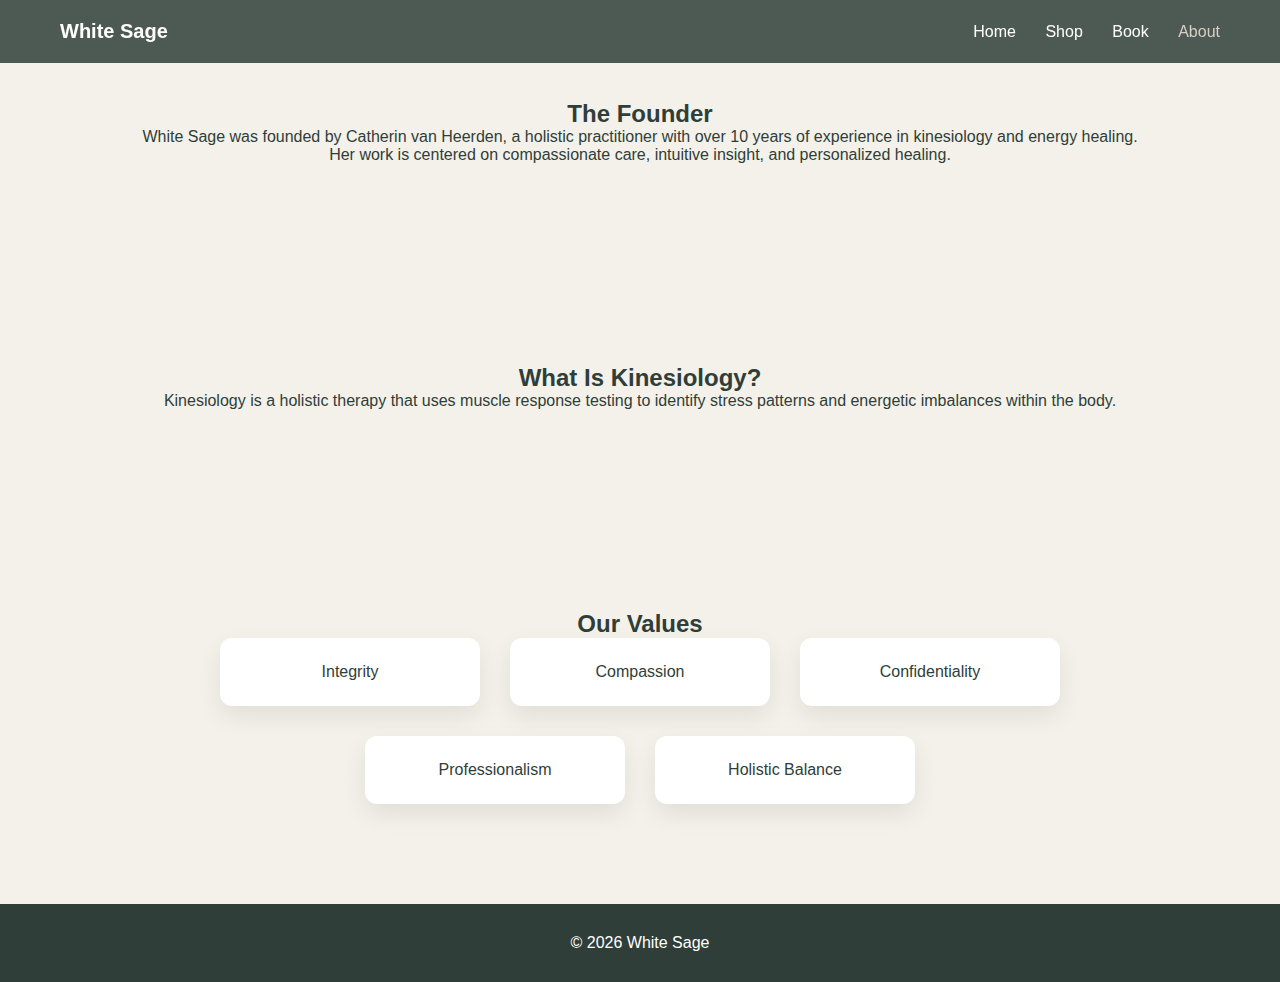
<file: about.html>
<!DOCTYPE html>
<html>
<head>
  <title>About | White Sage</title>
  <link rel="stylesheet" href="styles.css">
</head>
<body>

<header>
  <div class="logo">White Sage</div>
  <nav>
    <a href="index.html">Home</a>
    <a href="products.html">Shop</a>
    <a href="booking.html">Book</a>
    <a href="about.html">About</a>
  </nav>
</header>

<section class="section">
  <div class="container">
    <h2>The Founder</h2>
    <p>
      White Sage was founded by Catherin van Heerden,
      a holistic practitioner with over 10 years of experience
      in kinesiology and energy healing.
    </p>
    <p>
      Her work is centered on compassionate care,
      intuitive insight, and personalized healing.
    </p>
  </div>
</section>

<section class="section">
  <div class="container">
    <h2>What Is Kinesiology?</h2>
    <p>
      Kinesiology is a holistic therapy that uses muscle
      response testing to identify stress patterns and
      energetic imbalances within the body.
    </p>
  </div>
</section>

<section class="section">
  <div class="container">
    <h2>Our Values</h2>

    <div class="features">
      <div class="card">Integrity</div>
      <div class="card">Compassion</div>
      <div class="card">Confidentiality</div>
      <div class="card">Professionalism</div>
      <div class="card">Holistic Balance</div>
    </div>
  </div>
</section>

<footer>© 2026 White Sage</footer>

</body>
<script src="script.js"></script>
</html>
</file>
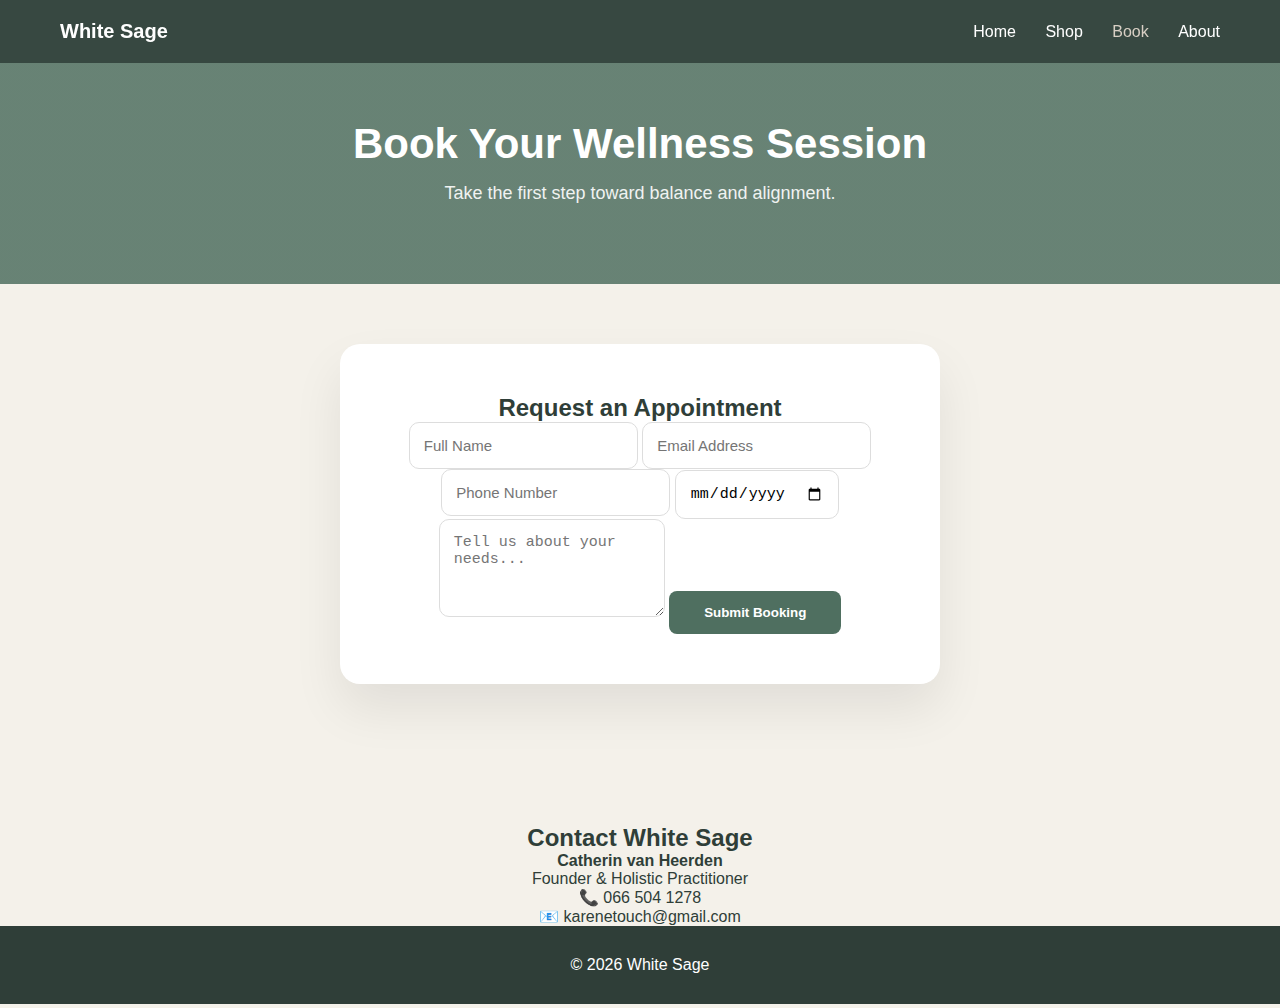
<file: booking.html>
<!DOCTYPE html>
<html>
<head>
  <title>Book | White Sage</title>
  <link rel="stylesheet" href="styles.css">
</head>
<body>

<header>
  <div class="logo">White Sage</div>
  <nav>
    <a href="index.html">Home</a>
    <a href="products.html">Shop</a>
    <a href="booking.html">Book</a>
    <a href="about.html">About</a>
  </nav>
</header>

<section class="booking-hero">
  <h1>Book Your Wellness Session</h1>
  <p>Take the first step toward balance and alignment.</p>
</section>

<section class="section">
  <div class="booking-card">
    <h2>Request an Appointment</h2>

    <form class="booking-form">
      <input type="text" placeholder="Full Name" required>
      <input type="email" placeholder="Email Address" required>
      <input type="tel" placeholder="Phone Number">
      <input type="date" required>
      <textarea placeholder="Tell us about your needs..." rows="4"></textarea>
      <button type="submit" class="btn">Submit Booking</button>
    </form>
  </div>
</section>

<section class="contact-section">
  <div class="container">
    <h2>Contact White Sage</h2>
    <p><strong>Catherin van Heerden</strong></p>
    <p>Founder & Holistic Practitioner</p>
    <p>📞 066 504 1278</p>
    <p>📧 karenetouch@gmail.com</p>
  </div>
</section>

<footer>
  © 2026 White Sage
</footer>

<script src="script.js"></script>
</body>
</html>
</file>
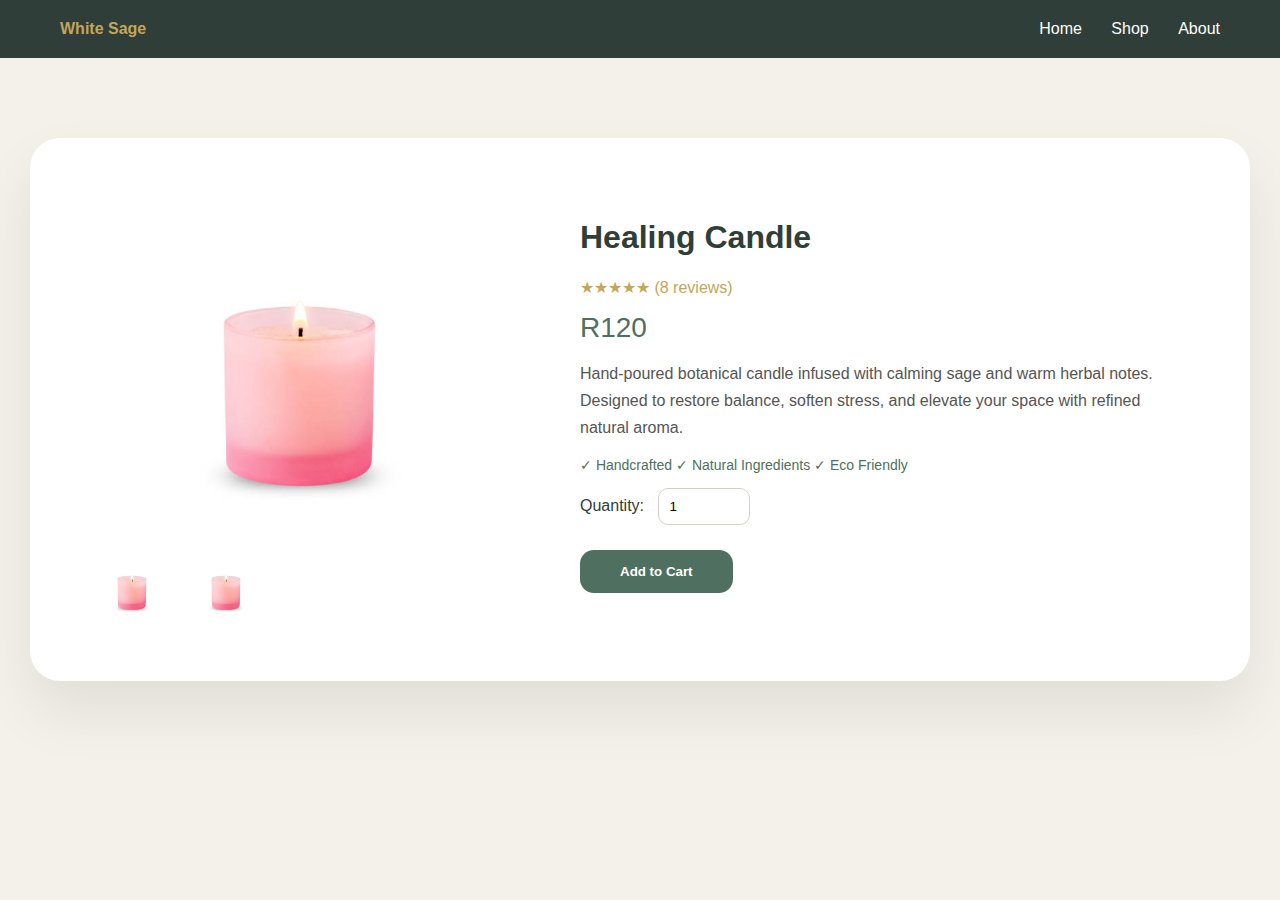
<file: candles.html>
<!DOCTYPE html>
<html>
<head>
  <title>Healing Candle | White Sage</title>
  <link rel="stylesheet" href="product.css">
</head>
<body>

<header>
  <div class="logo">White Sage</div>
  <nav>
    <a href="index.html">Home</a>
    <a href="products.html">Shop</a>
    <a href="about.html">About</a>
  </nav>
</header>

<div class="product-container">

  <div class="product-image">
    <img src="candles.jpg" alt="Healing Candle">
    <div class="thumbnail-row">
      <img src="candles.jpg">
      <img src="candles.jpg">
    </div>
  </div>

  <div class="product-info">
    <h1>Healing Candle</h1>
    <div class="rating">★★★★★ (8 reviews)</div>
    <div class="price">R120</div>

    <p class="product-description">
      Hand-poured botanical candle infused with calming sage and warm herbal notes. 
      Designed to restore balance, soften stress, and elevate your space with refined natural aroma.
    </p>

    <div class="trust-badges">
      ✓ Handcrafted  
      ✓ Natural Ingredients  
      ✓ Eco Friendly
    </div>

    <div class="quantity">
      Quantity:
      <input type="number" value="1" min="1">
    </div>

    <button class="btn add-to-cart">Add to Cart</button>
  </div>

</div>

<script src="product.js"></script>
</body>

</html>
</file>
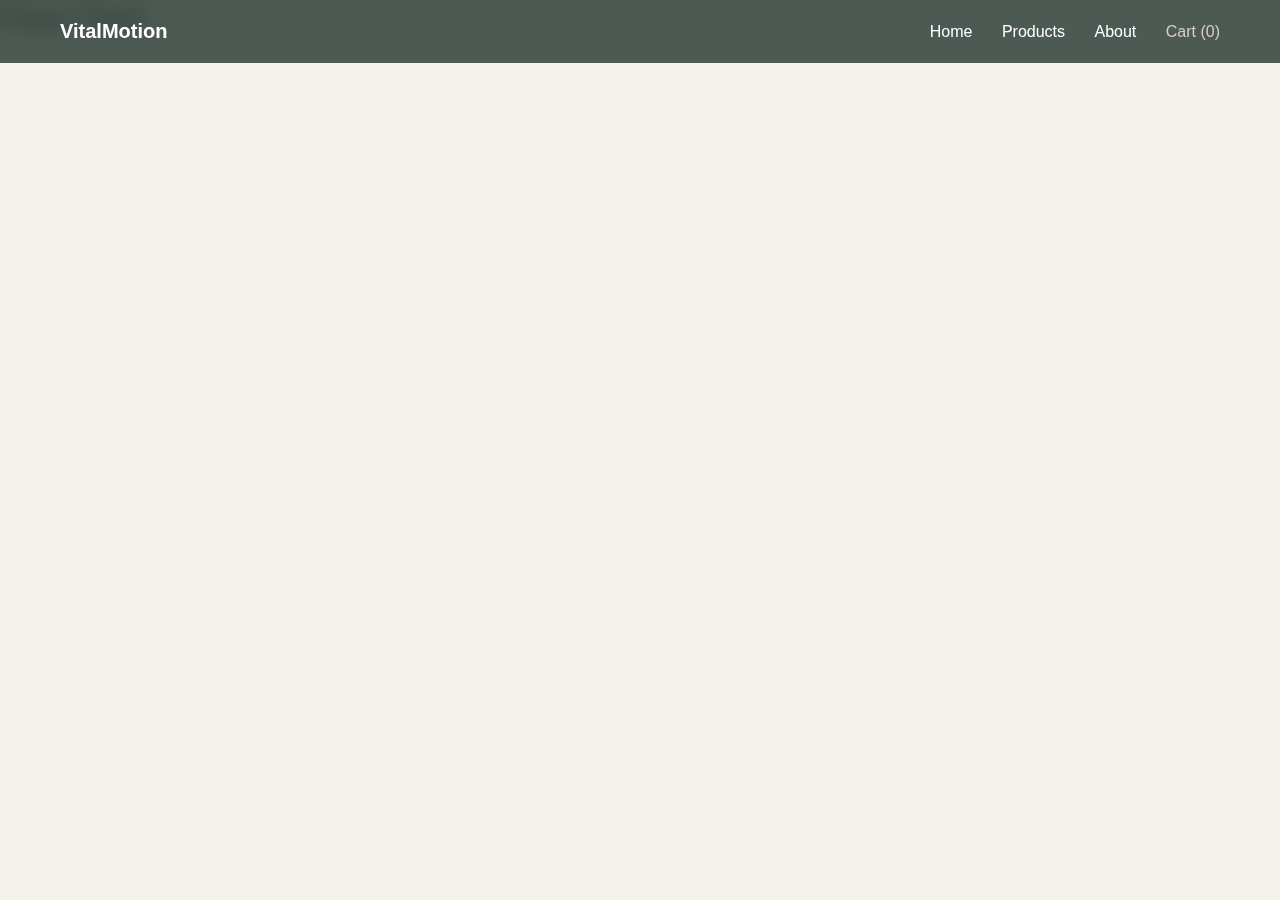
<file: cart.html>
<!DOCTYPE html>
<html>
<head>
  <title>Your Cart | VitalMotion</title>
  <link rel="stylesheet" href="styles.css">
</head>
<body>

<header>
  <div class="logo">VitalMotion</div>
  <nav>
    <a href="index.html">Home</a>
    <a href="products.html">Products</a>
    <a href="about.html">About</a>
    <a href="cart.html">Cart (<span id="cart-count">0</span>)</a>
  </nav>
</header>

<section class="page-section">
  <h1>Your Cart</h1>
  <div id="cart-items"></div>
  <h2 id="cart-total"></h2>
</section>


</body>
<script src="script.js"></script>
</html>
</file>
<file: product.css>
:root {
  --base: #F4F1EA;
  --depth: #2F3E38;
  --action: #4F6F60;
  --highlight: #D8CFC4;
  --gold: #C2A65A;
}

body {
  margin: 0;
  font-family: 'Segoe UI', sans-serif;
  background: var(--base);
  color: var(--depth);
  opacity: 0;
  transition: opacity .4s ease;
}

body.loaded { opacity:1; }

header {
  display:flex;
  justify-content:space-between;
  padding:20px 60px;
  background:var(--depth);
}

.logo { color:var(--gold); font-weight:600; }

nav a {
  color:white;
  text-decoration:none;
  margin-left:25px;
  transition:.3s;
}

nav a:hover { color:var(--gold); }

.product-container {
  max-width:1100px;
  margin:80px auto;
  display:flex;
  gap:70px;
  background:white;
  padding:60px;
  border-radius:30px;
  box-shadow:0 30px 60px rgba(0,0,0,.08);
}

.product-image img {
  width:420px;
  border-radius:20px;
  transition:.4s;
  cursor:pointer;
}

.product-image img:hover {
  transform:scale(1.05);
}

.thumbnail-row {
  display:flex;
  gap:10px;
  margin-top:15px;
}

.thumbnail-row img {
  width:80px;
  border-radius:10px;
  cursor:pointer;
  border:2px solid transparent;
}

.thumbnail-row img:hover {
  border:2px solid var(--gold);
}

.rating { color:var(--gold); }
.price { color:var(--action); font-size:28px; margin:15px 0; }

.product-description { line-height:1.7; color:#555; }

.trust-badges {
  margin:15px 0;
  color:var(--action);
  font-size:14px;
  display:flex;
  gap:15px;
  flex-wrap:wrap;
}

.quantity input {
  padding:10px;
  width:70px;
  border-radius:10px;
  border:1px solid var(--highlight);
  margin-left:10px;
}

.btn {
  margin-top:25px;
  padding:14px 40px;
  background:var(--action);
  border:none;
  border-radius:14px;
  color:white;
  font-weight:600;
  cursor:pointer;
  transition:.3s;
}

.btn:hover {
  background:var(--depth);
  transform:translateY(-3px);
}

/* Floating Cart */
.cart-preview {
  position:fixed;
  top:20px;
  right:20px;
  background:var(--depth);
  color:white;
  padding:15px 25px;
  border-radius:20px;
  box-shadow:0 15px 30px rgba(0,0,0,.2);
  font-size:14px;
  display:none;
}

@media(max-width:900px){
  .product-container{
    flex-direction:column;
    text-align:center;
  }

  .product-image img{
    width:100%;
  }
}
</file>
<file: styles.css>
/* ================= RESET ================= */
* {
  margin: 0;
  padding: 0;
  box-sizing: border-box;
}

/* ================= BODY ================= */
body {
  font-family: 'Segoe UI', Arial, sans-serif;
  background: #f4f1ea;
  color: #2f3e38;
  opacity: 0;
  transition: opacity 0.5s ease;
  /* ===== GLOBAL CENTER FIX ===== */
.section,
.booking-hero,
.contact-section {
  display: flex;
  flex-direction: column;
  align-items: center;
  justify-content: center;
  text-align: center;
}
}

body.loaded {
  opacity: 1;
}

/* ================= HEADER ================= */
header {
  display: flex;
  justify-content: space-between;
  align-items: center;
  padding: 20px 60px;
  background: rgba(47, 62, 56, 0.85);
  backdrop-filter: blur(10px);
  color: white;
  position: fixed;
  width: 100%;
  z-index: 1000;
}

.logo {
  font-weight: 600;
  font-size: 20px;
}

nav a {
  color: white;
  margin-left: 25px;
  text-decoration: none;
  transition: 0.3s ease;
}

nav a:hover {
  color: #d8cfc4;
}

/* ================= HERO SECTION ================= */
.hero-section {
  height: 100vh;
  width: 100%;
  position: relative;
  background: url("images/hero.png") center/cover no-repeat;
  display: flex;
  justify-content: center;
  align-items: center;
  overflow: hidden;
}

.hero-section::before {
  content: "";
  position: absolute;
  inset: 0;
  backdrop-filter: blur(20px) brightness(0.7);
}

.hero-content {
  position: relative;
  text-align: center;
  z-index: 10;
  color: white;
  max-width: 700px;
  padding: 40px;
  background: rgba(255,255,255,0.15);
  border-radius: 16px;
  backdrop-filter: blur(8px);
}

.hero-content h1 {
  font-size: 48px;
  margin-bottom: 15px;
}

.hero-content p {
  margin-bottom: 25px;
}

/* ================= SECTION ================= */
.section {
  padding: 100px 20px;
  text-align: center;
  background: #f4f1ea;
}

.container {
  max-width: 1100px;
  margin: auto;
}

/* ================= CARDS ================= */
.features {
  display: flex;
  flex-wrap: wrap;
  justify-content: center;
  gap: 30px;
}

.feature-card,
.card {
  background: white;
  padding: 25px;
  border-radius: 12px;
  width: 260px;
  box-shadow: 0 10px 25px rgba(0,0,0,0.08);
  transition: 0.3s ease;
}

.feature-card:hover,
.card:hover {
  transform: translateY(-6px);
}

/* ================= BUTTON ================= */
.btn {
  padding: 14px 35px;
  background: #4f6f60;
  border: none;
  border-radius: 8px;
  font-weight: bold;
  cursor: pointer;
  transition: 0.3s ease;
  text-decoration: none;
  color: white;
}

.btn:hover {
  background: #3e594c;
  transform: scale(1.05);
}

/* ================= REVIEW BOX ================= */
.review-box {
  margin-top: 40px;
  display: flex;
  flex-direction: column;
  gap: 15px;
  max-width: 500px;
  margin-left: auto;
  margin-right: auto;
}

.review-box input,
.review-box textarea {
  padding: 12px;
  border-radius: 6px;
  border: 1px solid #ccc;
}

/* ================= FOOTER ================= */
footer {
  text-align: center;
  padding: 30px;
  background: #2f3e38;
  color: white;
}
/* ================= BOOKING HERO ================= */
.booking-hero {
  padding: 120px 20px 80px 20px;
  text-align: center;
  background: linear-gradient(
    rgba(79,111,96,0.85),
    rgba(79,111,96,0.85)
  );
  color: white;
}

.booking-hero h1 {
  font-size: 42px;
  margin-bottom: 15px;
}

.booking-hero p {
  font-size: 18px;
  opacity: 0.9;
}

/* ================= BOOKING CARD ================= */
.booking-card {
  max-width: 600px;
  margin: auto;
  background: white;
  padding: 50px;
  border-radius: 20px;
  box-shadow: 0 25px 50px rgba(0,0,0,0.08);
  transform: translateY(-40px);
  animation: floatUp 0.8s ease forwards;
}

/* ================= FORM INPUTS ================= */
.booking-form input,
.booking-form textarea {
  padding: 14px;
  border-radius: 10px;
  border: 1px solid #ddd;
  transition: 0.3s ease;
  font-size: 15px;
}

.booking-form input:focus,
.booking-form textarea:focus {
  border-color: #4f6f60;
  outline: none;
  box-shadow: 0 0 0 3px rgba(79,111,96,0.15);
}

/* ================= FLOAT ANIMATION ================= */
@keyframes floatUp {
  from {
    opacity: 0;
    transform: translateY(20px);
  }
  to {
    opacity: 1;
    transform: translateY(-40px);
  }
}

/* ================= SHOP HERO WITH BLUR IMAGE ================= */
.shop-hero {
  position: relative;
  height: 60vh;
  display: flex;
  justify-content: center;
  align-items: center;
  text-align: center;
  color: white;
  overflow: hidden;
}

/* Background image layer */
.shop-hero::before {
  content: "";
  position: absolute;
  inset: 0;
  background: url("images/hero.png") center/cover no-repeat;
  filter: blur(12px);
  transform: scale(1.1);
  z-index: 0;
}

/* Dark overlay */
.shop-hero::after {
  content: "";
  position: absolute;
  inset: 0;
  background: rgba(47,62,56,0.7);
  z-index: 1;
}

/* Content layer */
.shop-hero h1,
.shop-hero p {
  position: relative;
  z-index: 2;
}

/* ================= SHOP SECTION ================= */
.shop-section {
  padding: 100px 20px;
  background: #f4f1ea;
}

.shop-container {
  max-width: 1200px;
  margin: auto;
}

/* ================= GRID ================= */
.shop-grid {
  display: grid;
  grid-template-columns: repeat(auto-fit, minmax(260px, 1fr));
  gap: 40px;
}

/* ================= PRODUCT CARD ================= */
.product-card {
  position: relative;
  overflow: hidden;
  border-radius: 20px;
  box-shadow: 0 20px 40px rgba(0,0,0,0.08);
  cursor: pointer;
}

.product-card img {
  width: 100%;
  height: 320px;
  object-fit: cover;
  transition: 0.4s ease;
}

/* Hover Zoom */
.product-card:hover img {
  transform: scale(1.1);
}

/* Overlay */
.product-overlay {
  position: absolute;
  inset: 0;
  background: rgba(47,62,56,0.85);
  color: white;
  display: flex;
  flex-direction: column;
  justify-content: center;
  align-items: center;
  opacity: 0;
  transition: 0.4s ease;
  text-align: center;
  padding: 20px;
}

.product-card:hover .product-overlay {
  opacity: 1;
}
/* ================= PRODUCT PAGE ================= */

.breadcrumb {
  margin: 120px 0 20px 60px;
  font-size: 14px;
  color: #777;
}

.breadcrumb a {
  color: #4f6f60;
  text-decoration: none;
}

.product-wrapper {
  padding: 40px 20px 80px 20px;
  display: flex;
  justify-content: center;
}

.product-container {
  display: flex;
  gap: 80px;
  background: white;
  padding: 60px;
  border-radius: 24px;
  box-shadow: 0 30px 60px rgba(0,0,0,0.08);
  max-width: 1100px;
  width: 100%;
  align-items: center;
}

.product-image img {
  width: 420px;
  border-radius: 20px;
  cursor: pointer;
  box-shadow: 0 20px 50px rgba(0,0,0,0.15);
  transition: 0.4s ease;
}

.product-image img:hover {
  transform: scale(1.05);
}

.product-info {
  max-width: 450px;
}

.product-info h1 {
  font-size: 38px;
  margin-bottom: 10px;
}

.rating {
  margin-bottom: 15px;
  color: #c2a65a;
  font-size: 18px;
}

.price {
  font-size: 30px;
  font-weight: 600;
  color: #4f6f60;
  margin: 20px 0;
}

.stock {
  margin-bottom: 15px;
  font-weight: 600;
}

.in-stock {
  color: #2e7d32;
}

.product-description {
  margin: 15px 0;
  line-height: 1.6;
}

.product-benefits {
  margin-top: 15px;
  line-height: 1.8;
  list-style: none;
  padding: 0;
}

.quantity {
  margin-top: 20px;
}

.quantity input {
  margin-left: 10px;
  padding: 10px;
  width: 70px;
  border-radius: 8px;
  border: 1px solid #ccc;
  text-align: center;
}

.trust-badges {
  margin-top: 25px;
  display: flex;
  flex-wrap: wrap;
  gap: 15px;
  font-size: 14px;
  color: #4f6f60;
}

.reviews-section {
  max-width: 1000px;
  margin: 100px auto;
  text-align: center;
}

.review-card {
  text-align: left;
  max-width: 600px;
  margin: 20px auto;
  background: white;
  padding: 25px;
  border-radius: 12px;
  box-shadow: 0 10px 25px rgba(0,0,0,0.05);
}

.related-products {
  max-width: 1100px;
  margin: 80px auto;
  text-align: center;
}

.related-grid {
  display: flex;
  gap: 30px;
  justify-content: center;
}

.related-item {
  background: white;
  padding: 20px;
  border-radius: 12px;
  width: 200px;
  text-align: center;
  transition: 0.3s ease;
  box-shadow: 0 10px 25px rgba(0,0,0,0.05);
}

.related-item:hover {
  transform: translateY(-6px);
}

.related-item img {
  width: 100%;
  height: 150px;
  object-fit: cover;
  border-radius: 10px;
  margin-bottom: 10px;
}

.image-modal {
  display: none;
  position: fixed;
  inset: 0;
  background: rgba(0,0,0,0.8);
  justify-content: center;
  align-items: center;
}

.image-modal img {
  max-width: 80%;
  border-radius: 20px;
}

/* SCROLL REVEAL */
.reveal {
  opacity: 0;
  transform: translateY(40px);
  transition: all 0.8s ease;
}

.reveal.active {
  opacity: 1;
  transform: translateY(0);
}

@media (max-width: 900px) {
  .product-container {
    flex-direction: column;
    text-align: center;
  }

  .related-grid {
    flex-direction: column;
    align-items: center;
  }

  .breadcrumb {
    margin-left: 20px;
  }
}
/* ================= NAV HOVER HIGHLIGHT ================= */

nav a {
  position: relative;
  padding-bottom: 4px;
}

nav a::after {
  content: "";
  position: absolute;
  left: 0;
  bottom: 0;
  width: 0%;
  height: 2px;
  background: #d8cfc4;
  transition: width 0.3s ease;
}

nav a:hover::after {
  width: 100%;
}

nav a.active {
  color: #d8cfc4;
}
</file>
